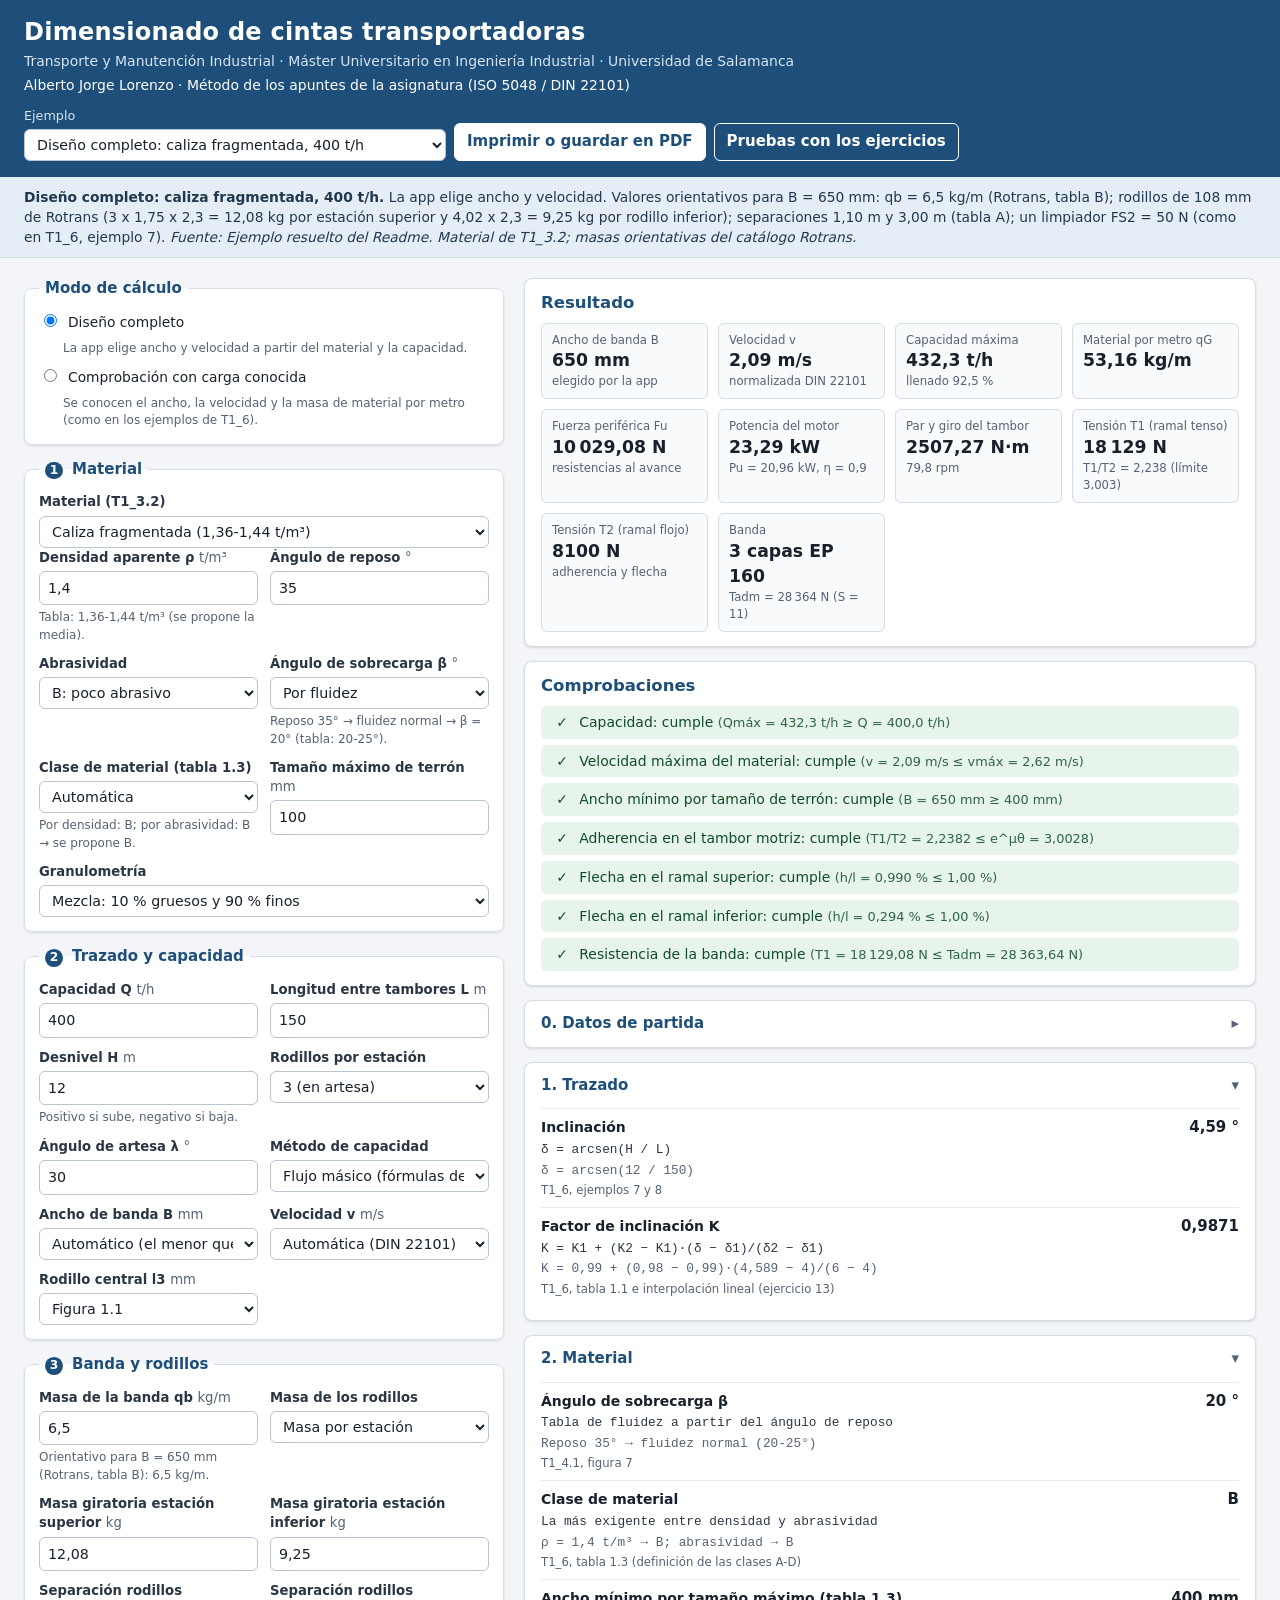
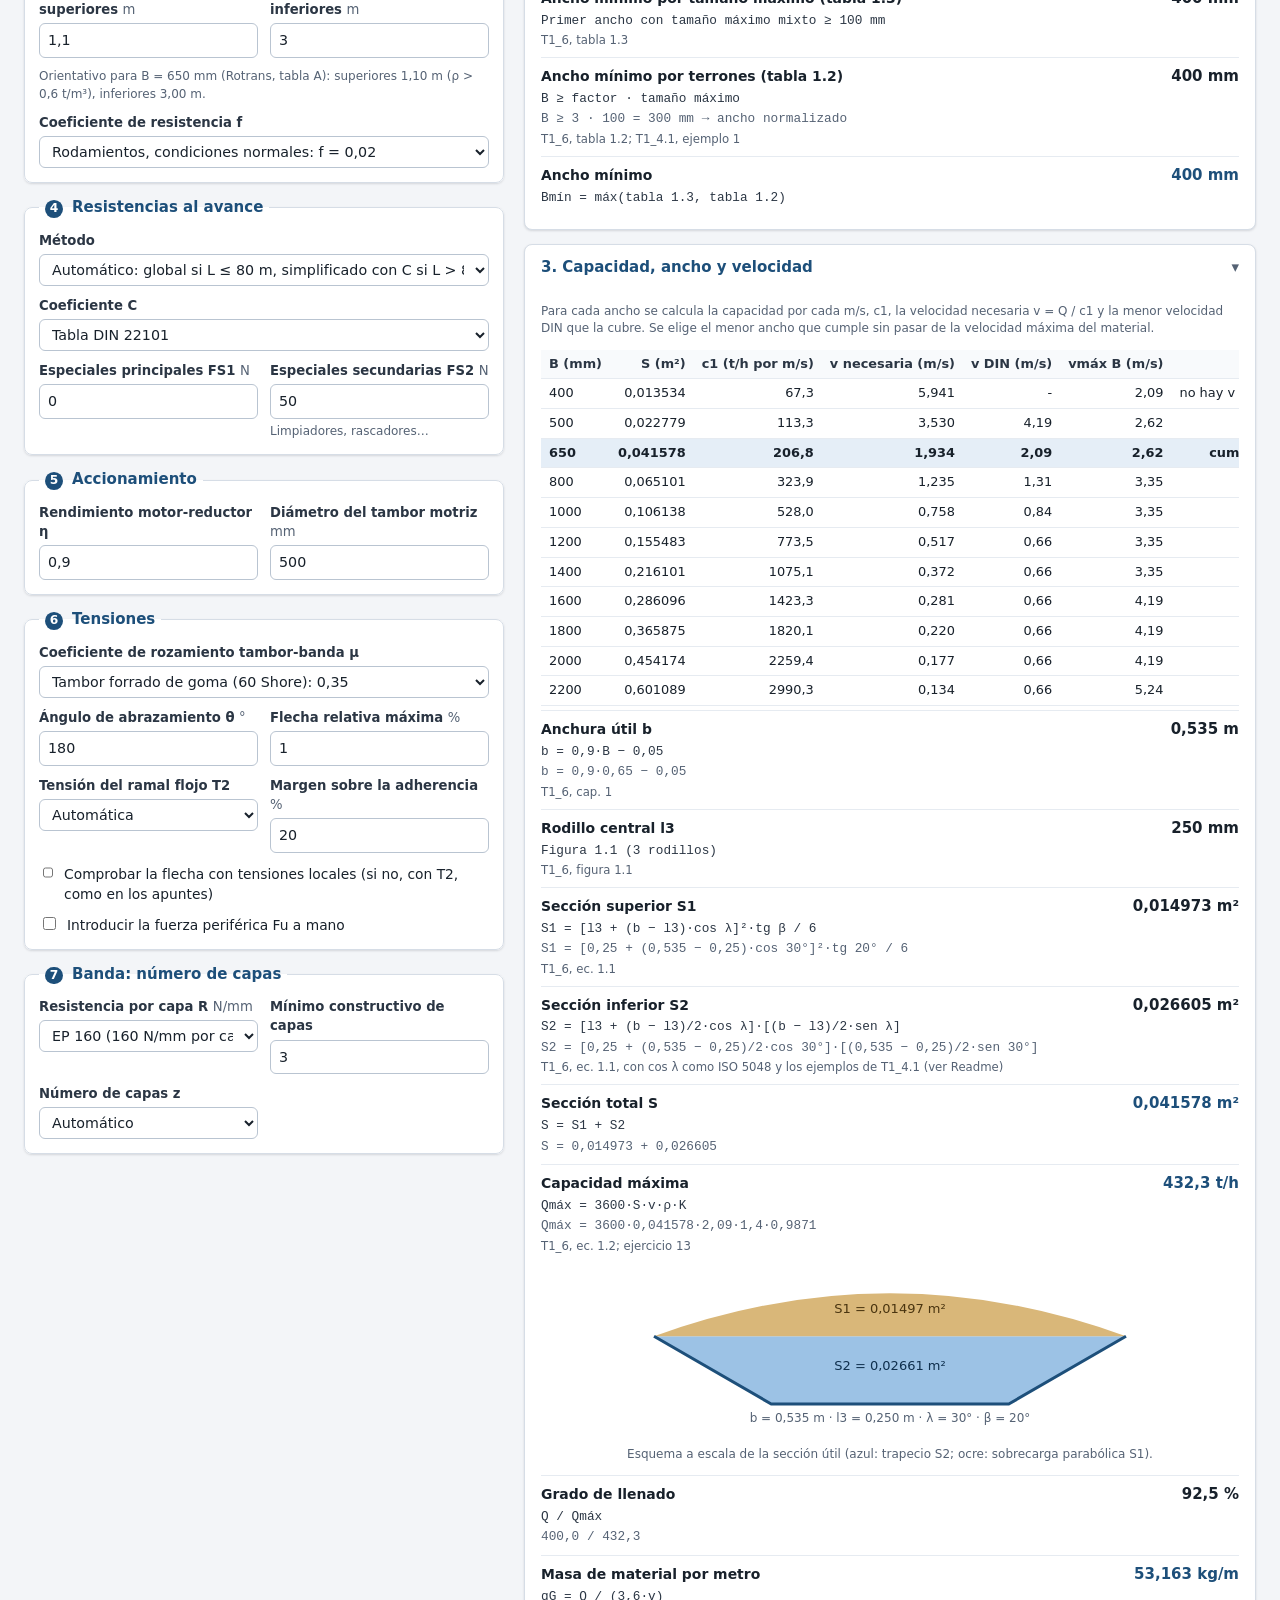
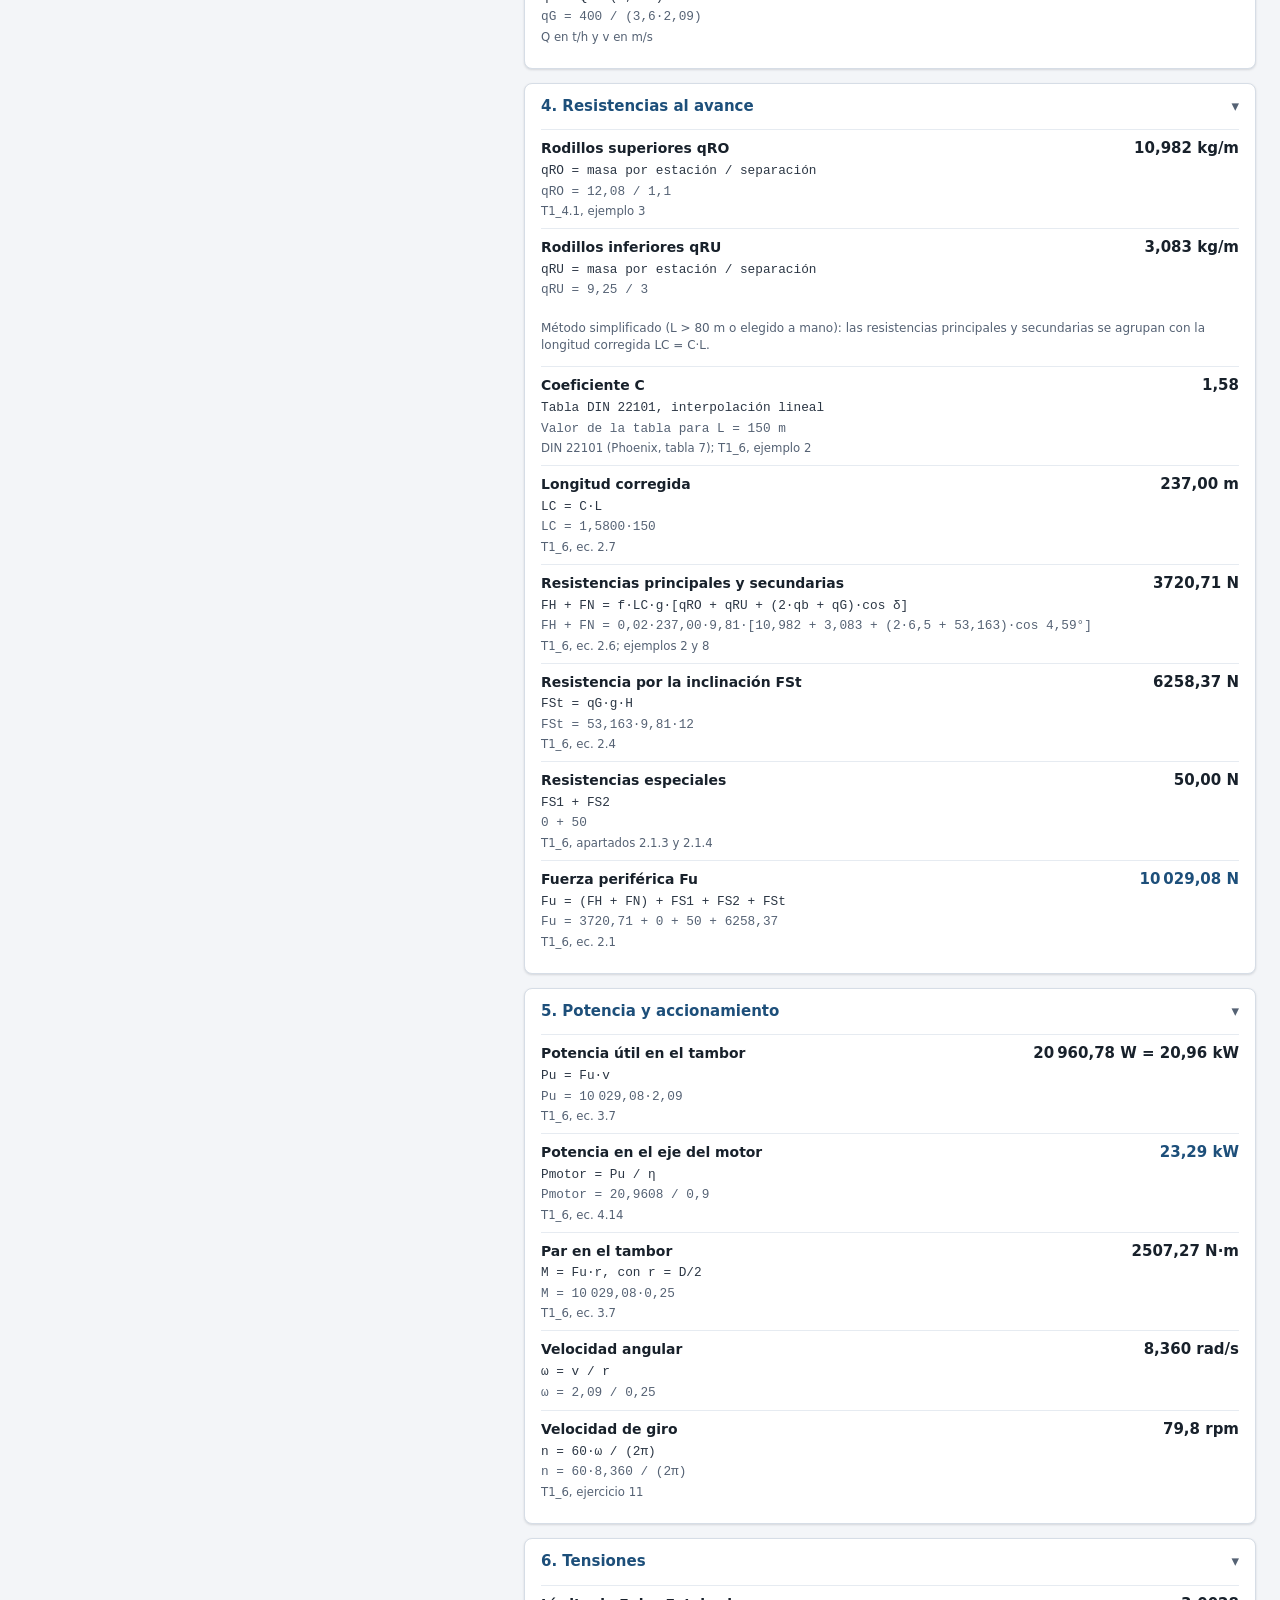
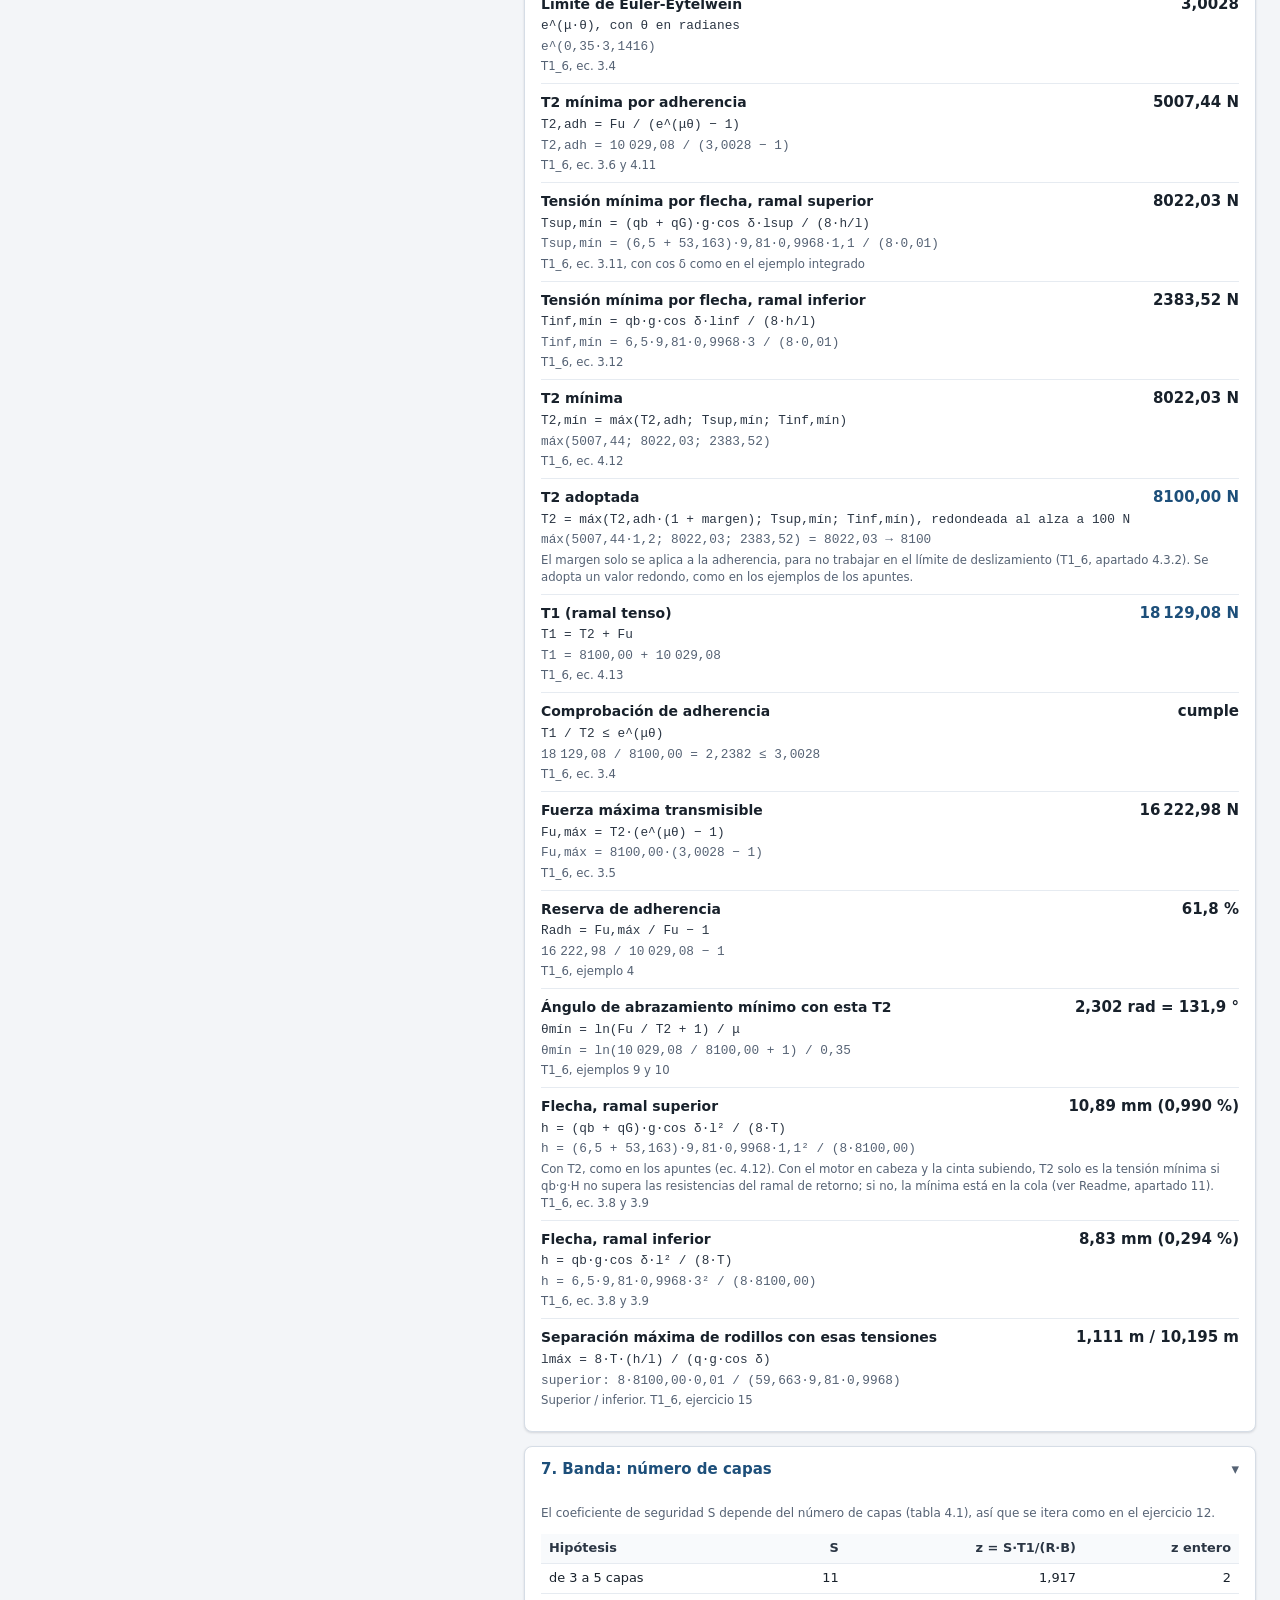
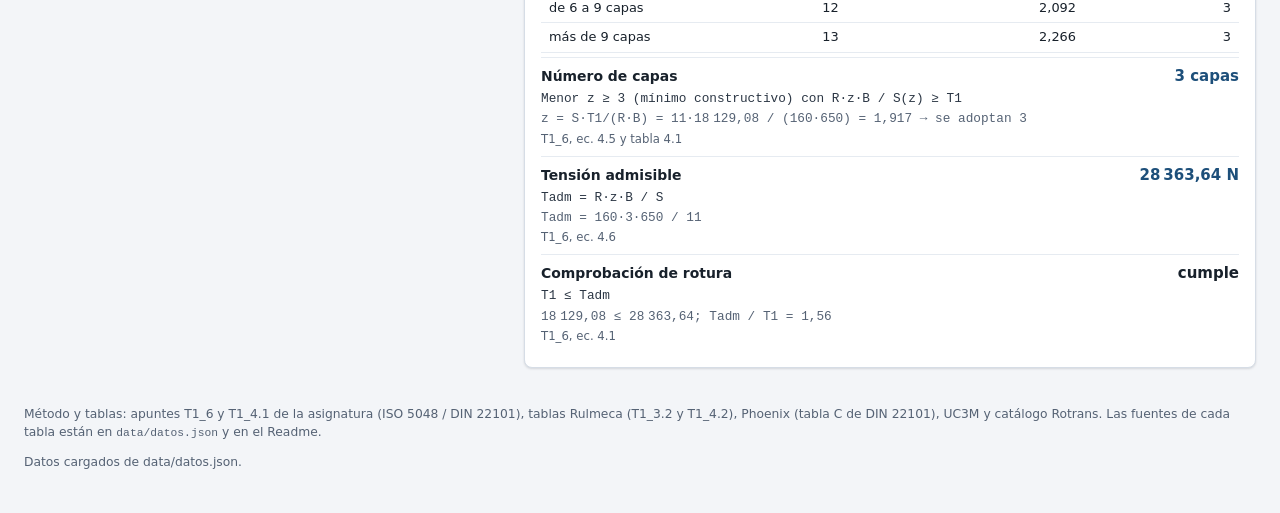
<file: index.html>
<!DOCTYPE html>
<html lang="es">
<head>
  <meta charset="utf-8">
  <meta name="viewport" content="width=device-width, initial-scale=1">
  <title>Dimensionado de cintas transportadoras</title>
  <meta name="description" content="Aplicación web para dimensionar cintas transportadoras con el método de la asignatura Transporte y Manutención Industrial (ISO 5048 / DIN 22101).">
  <meta name="author" content="Alberto Jorge Lorenzo">
  <link rel="stylesheet" href="css/estilos.css">
</head>
<body>
  <div id="avisoCarga" class="aviso-carga" role="alert" style="background:#fdecea;color:#7a1610;border:2px solid #b42318;border-radius:8px;padding:12px 16px;margin:12px;font:16px/1.45 system-ui,Arial,sans-serif">
    <strong>La aplicación no ha podido cargar sus archivos.</strong>
    Si has abierto index.html desde dentro del ZIP, primero descomprímelo: clic derecho sobre el ZIP y «Extraer todo…».
    Después abre index.html desde la carpeta descomprimida, donde también deben estar las carpetas css, js y data.
  </div>
  <header class="cabecera">
    <div class="cabecera__texto">
      <h1>Dimensionado de cintas transportadoras</h1>
      <p class="cabecera__sub">Transporte y Manutención Industrial · Máster Universitario en Ingeniería Industrial · Universidad de Salamanca</p>
      <p class="cabecera__autor">Alberto Jorge Lorenzo · Método de los apuntes de la asignatura (ISO 5048 / DIN 22101)</p>
    </div>
    <nav class="barra" aria-label="Acciones">
      <label class="barra__ejemplo">Ejemplo
        <select id="selEjemplo" aria-describedby="notaEjemplo"></select>
      </label>
      <button type="button" id="btnImprimir" class="boton">Imprimir o guardar en PDF</button>
      <a class="boton boton--secundario" href="pruebas.html">Pruebas con los ejercicios</a>
      <a class="boton boton--secundario solo-movil" href="#resultados">Ver resultados</a>
    </nav>
  </header>

  <p id="notaEjemplo" class="nota-ejemplo" role="note"></p>

  <main class="disposicion">
    <form id="formulario" class="entradas" novalidate autocomplete="off">

      <fieldset class="bloque">
        <legend>Modo de cálculo</legend>
        <div class="opciones-modo">
          <label class="radio"><input type="radio" name="modo" value="diseno" checked> Diseño completo
            <small>La app elige ancho y velocidad a partir del material y la capacidad.</small></label>
          <label class="radio"><input type="radio" name="modo" value="comprobacion"> Comprobación con carga conocida
            <small>Se conocen el ancho, la velocidad y la masa de material por metro (como en los ejemplos de T1_6).</small></label>
        </div>
      </fieldset>

      <fieldset class="bloque solo-diseno" id="fsMaterial">
        <legend><span class="num">1</span> Material</legend>
        <div class="campo campo--ancho">
          <label for="selMaterial">Material (T1_3.2)</label>
          <select id="selMaterial"></select>
        </div>
        <div class="rejilla">
          <div class="campo">
            <label for="densidad">Densidad aparente ρ <span class="ud">t/m³</span></label>
            <input id="densidad" inputmode="decimal">
            <small class="ayuda" id="ayudaDensidad"></small>
          </div>
          <div class="campo">
            <label for="reposo">Ángulo de reposo <span class="ud">°</span></label>
            <input id="reposo" inputmode="decimal">
          </div>
          <div class="campo">
            <label for="abrasividad">Abrasividad</label>
            <select id="abrasividad">
              <option value="">Sin dato</option>
              <option value="A">A: no abrasivo</option>
              <option value="B">B: poco abrasivo</option>
              <option value="C">C: muy abrasivo</option>
            </select>
          </div>
          <div class="campo">
            <label for="betaModo">Ángulo de sobrecarga β <span class="ud">°</span></label>
            <div class="combo">
              <select id="betaModo"><option value="auto">Por fluidez</option><option value="manual">A mano</option></select>
              <input id="beta" inputmode="decimal" aria-label="Ángulo de sobrecarga a mano">
            </div>
            <small class="ayuda" id="ayudaBeta"></small>
          </div>
          <div class="campo">
            <label for="clase">Clase de material (tabla 1.3)</label>
            <select id="clase">
              <option value="auto">Automática</option>
              <option value="A">A: ligero, no abrasivo</option>
              <option value="B">B: no o poco abrasivo</option>
              <option value="C">C: medianamente abrasivo</option>
              <option value="D">D: muy abrasivo</option>
            </select>
            <small class="ayuda" id="ayudaClase"></small>
          </div>
          <div class="campo">
            <label for="tamMax">Tamaño máximo de terrón <span class="ud">mm</span></label>
            <input id="tamMax" inputmode="decimal">
          </div>
          <div class="campo campo--ancho">
            <label for="granulometria">Granulometría</label>
            <select id="granulometria">
              <option value="uniforme">Uniforme (tamaño homogéneo)</option>
              <option value="mezcla">Mezcla: 10 % gruesos y 90 % finos</option>
              <option value="gruesos">Todo gruesos (100 %)</option>
            </select>
          </div>
        </div>
      </fieldset>

      <fieldset class="bloque" id="fsTrazado">
        <legend><span class="num">2</span> Trazado y capacidad</legend>
        <div class="rejilla">
          <div class="campo solo-diseno">
            <label for="Q">Capacidad Q <span class="ud">t/h</span></label>
            <input id="Q" inputmode="decimal">
          </div>
          <div class="campo">
            <label for="L">Longitud entre tambores L <span class="ud">m</span></label>
            <input id="L" inputmode="decimal">
          </div>
          <div class="campo">
            <label for="H">Desnivel H <span class="ud">m</span></label>
            <input id="H" inputmode="decimal">
            <small class="ayuda">Positivo si sube, negativo si baja.</small>
          </div>
          <div class="campo solo-diseno">
            <label for="rodillos">Rodillos por estación</label>
            <select id="rodillos">
              <option value="1">1 (plana)</option>
              <option value="2">2 (en V)</option>
              <option value="3">3 (en artesa)</option>
            </select>
          </div>
          <div class="campo solo-diseno">
            <label for="lambda">Ángulo de artesa λ <span class="ud">°</span></label>
            <input id="lambda" inputmode="decimal">
          </div>
          <div class="campo solo-diseno">
            <label for="metodoCapacidad">Método de capacidad</label>
            <select id="metodoCapacidad">
              <option value="masico">Flujo másico (fórmulas de la sección)</option>
              <option value="volumetrico">Flujo volumétrico (tablas Rulmeca)</option>
            </select>
          </div>
          <div class="campo">
            <label for="selB">Ancho de banda B <span class="ud">mm</span></label>
            <select id="selB"></select>
          </div>
          <div class="campo">
            <label for="selV">Velocidad v <span class="ud">m/s</span></label>
            <div class="combo">
              <select id="selV"></select>
              <input id="vOtra" inputmode="decimal" aria-label="Velocidad a mano">
            </div>
          </div>
          <div class="campo solo-comprobacion">
            <label for="qG">Masa de material qG <span class="ud">kg/m</span></label>
            <input id="qG" inputmode="decimal">
          </div>
          <div class="campo solo-diseno solo-tres">
            <label for="l3Modo">Rodillo central l3 <span class="ud">mm</span></label>
            <div class="combo">
              <select id="l3Modo"><option value="auto">Figura 1.1</option><option value="manual">A mano</option></select>
              <input id="l3" inputmode="decimal" aria-label="Longitud del rodillo central a mano">
            </div>
          </div>
        </div>
      </fieldset>

      <fieldset class="bloque" id="fsBanda">
        <legend><span class="num">3</span> Banda y rodillos</legend>
        <div class="rejilla">
          <div class="campo">
            <label for="qb">Masa de la banda qb <span class="ud">kg/m</span></label>
            <input id="qb" inputmode="decimal">
            <small class="ayuda" id="ayudaQb"></small>
          </div>
          <div class="campo">
            <label for="modoRodillos">Masa de los rodillos</label>
            <select id="modoRodillos">
              <option value="porMetro">qRO y qRU por metro</option>
              <option value="porEstacion">Masa por estación</option>
            </select>
          </div>
          <div class="campo por-metro">
            <label for="qRO">Rodillos superiores qRO <span class="ud">kg/m</span></label>
            <input id="qRO" inputmode="decimal">
            <small class="ayuda">Si solo conoces qR = qRO + qRU, ponlo aquí y deja qRU = 0.</small>
          </div>
          <div class="campo por-metro">
            <label for="qRU">Rodillos inferiores qRU <span class="ud">kg/m</span></label>
            <input id="qRU" inputmode="decimal">
          </div>
          <div class="campo por-estacion">
            <label for="mRO">Masa giratoria estación superior <span class="ud">kg</span></label>
            <input id="mRO" inputmode="decimal">
          </div>
          <div class="campo por-estacion">
            <label for="mRU">Masa giratoria estación inferior <span class="ud">kg</span></label>
            <input id="mRU" inputmode="decimal">
          </div>
          <div class="campo">
            <label for="lSup">Separación rodillos superiores <span class="ud">m</span></label>
            <input id="lSup" inputmode="decimal">
          </div>
          <div class="campo">
            <label for="lInf">Separación rodillos inferiores <span class="ud">m</span></label>
            <input id="lInf" inputmode="decimal">
          </div>
          <small class="ayuda campo--ancho" id="ayudaSeparacion"></small>
          <div class="campo campo--ancho">
            <label for="selF">Coeficiente de resistencia f</label>
            <div class="combo">
              <select id="selF"></select>
              <input id="fOtro" inputmode="decimal" aria-label="Coeficiente f a mano">
            </div>
          </div>
        </div>
      </fieldset>

      <fieldset class="bloque" id="fsResistencias">
        <legend><span class="num">4</span> Resistencias al avance</legend>
        <div class="rejilla">
          <div class="campo campo--ancho">
            <label for="metodoResistencias">Método</label>
            <select id="metodoResistencias">
              <option value="auto">Automático: global si L ≤ 80 m, simplificado con C si L &gt; 80 m</option>
              <option value="global">Global (suma de resistencias)</option>
              <option value="simplificado">Simplificado con coeficiente C</option>
            </select>
          </div>
          <div class="campo campo--ancho solo-simplificado">
            <label for="tablaC">Coeficiente C</label>
            <div class="combo">
              <select id="tablaC">
                <option value="DIN">Tabla DIN 22101</option>
                <option value="UC3M">Tabla UC3M (T1_4.1)</option>
                <option value="manual">A mano</option>
              </select>
              <input id="C" inputmode="decimal" aria-label="Coeficiente C a mano">
            </div>
          </div>
          <div class="campo solo-global">
            <label for="v0">Velocidad de entrada del material v0 <span class="ud">m/s</span></label>
            <input id="v0" inputmode="decimal">
          </div>
          <div class="campo solo-global">
            <label for="FNtamb">Otras resistencias secundarias FN <span class="ud">N</span></label>
            <input id="FNtamb" inputmode="decimal">
            <small class="ayuda">Tambores no motrices, faldones…</small>
          </div>
          <div class="campo">
            <label for="FS1">Especiales principales FS1 <span class="ud">N</span></label>
            <input id="FS1" inputmode="decimal">
          </div>
          <div class="campo">
            <label for="FS2">Especiales secundarias FS2 <span class="ud">N</span></label>
            <input id="FS2" inputmode="decimal">
            <small class="ayuda">Limpiadores, rascadores…</small>
          </div>
        </div>
      </fieldset>

      <fieldset class="bloque" id="fsAccionamiento">
        <legend><span class="num">5</span> Accionamiento</legend>
        <div class="rejilla">
          <div class="campo">
            <label for="eta">Rendimiento motor-reductor η</label>
            <input id="eta" inputmode="decimal">
          </div>
          <div class="campo">
            <label for="D">Diámetro del tambor motriz <span class="ud">mm</span></label>
            <input id="D" inputmode="decimal" list="listaDiametros">
            <datalist id="listaDiametros"></datalist>
          </div>
        </div>
      </fieldset>

      <fieldset class="bloque" id="fsTensiones">
        <legend><span class="num">6</span> Tensiones</legend>
        <div class="rejilla">
          <div class="campo campo--ancho">
            <label for="selMu">Coeficiente de rozamiento tambor-banda μ</label>
            <div class="combo">
              <select id="selMu"></select>
              <input id="muOtro" inputmode="decimal" aria-label="Coeficiente de rozamiento a mano">
            </div>
          </div>
          <div class="campo">
            <label for="theta">Ángulo de abrazamiento θ <span class="ud">°</span></label>
            <input id="theta" inputmode="decimal">
          </div>
          <div class="campo">
            <label for="hrelMax">Flecha relativa máxima <span class="ud">%</span></label>
            <input id="hrelMax" inputmode="decimal">
          </div>
          <div class="campo">
            <label for="T2modo">Tensión del ramal flojo T2</label>
            <div class="combo">
              <select id="T2modo"><option value="auto">Automática</option><option value="manual">A mano (N)</option></select>
              <input id="T2" inputmode="decimal" aria-label="T2 a mano en N">
            </div>
          </div>
          <div class="campo t2-auto">
            <label for="margenAdh">Margen sobre la adherencia <span class="ud">%</span></label>
            <input id="margenAdh" inputmode="decimal">
          </div>
          <label class="check campo--ancho"><input type="checkbox" id="chkLocales"> Comprobar la flecha con tensiones locales (si no, con T2, como en los apuntes)</label>
          <div class="campo locales">
            <label for="TlocalSup">Tensión local ramal superior <span class="ud">N</span></label>
            <input id="TlocalSup" inputmode="decimal">
          </div>
          <div class="campo locales">
            <label for="TlocalInf">Tensión local ramal inferior <span class="ud">N</span></label>
            <input id="TlocalInf" inputmode="decimal">
          </div>
          <label class="check campo--ancho"><input type="checkbox" id="chkFu"> Introducir la fuerza periférica Fu a mano</label>
          <div class="campo fu-manual">
            <label for="FuManual">Fu <span class="ud">N</span></label>
            <input id="FuManual" inputmode="decimal">
          </div>
        </div>
      </fieldset>

      <fieldset class="bloque" id="fsCapas">
        <legend><span class="num">7</span> Banda: número de capas</legend>
        <div class="rejilla">
          <div class="campo">
            <label for="selR">Resistencia por capa R <span class="ud">N/mm</span></label>
            <div class="combo">
              <select id="selR"></select>
              <input id="ROtro" inputmode="decimal" aria-label="Resistencia por capa a mano">
            </div>
          </div>
          <div class="campo">
            <label for="zMin">Mínimo constructivo de capas</label>
            <input id="zMin" inputmode="numeric">
          </div>
          <div class="campo">
            <label for="zModo">Número de capas z</label>
            <div class="combo">
              <select id="zModo"><option value="auto">Automático</option><option value="manual">A mano</option></select>
              <input id="z" inputmode="numeric" aria-label="Número de capas a mano">
            </div>
          </div>
        </div>
      </fieldset>
    </form>

    <section class="resultados" id="resultados" aria-label="Resultados">
      <div id="errores"></div>
      <div id="resumen"></div>
      <div id="comprobaciones"></div>
      <div id="avisos"></div>
      <div id="desarrollo"></div>
    </section>
  </main>

  <footer class="pie">
    <p>Método y tablas: apuntes T1_6 y T1_4.1 de la asignatura (ISO 5048 / DIN 22101), tablas Rulmeca (T1_3.2 y T1_4.2), Phoenix (tabla C de DIN 22101), UC3M y catálogo Rotrans. Las fuentes de cada tabla están en <code>data/datos.json</code> y en el Readme.</p>
    <p id="origenDatos"></p>
  </footer>

  <script src="js/datos-respaldo.js"></script>
  <script src="js/calculos.js"></script>
  <script src="js/app.js"></script>
</body>
</html>
</file>
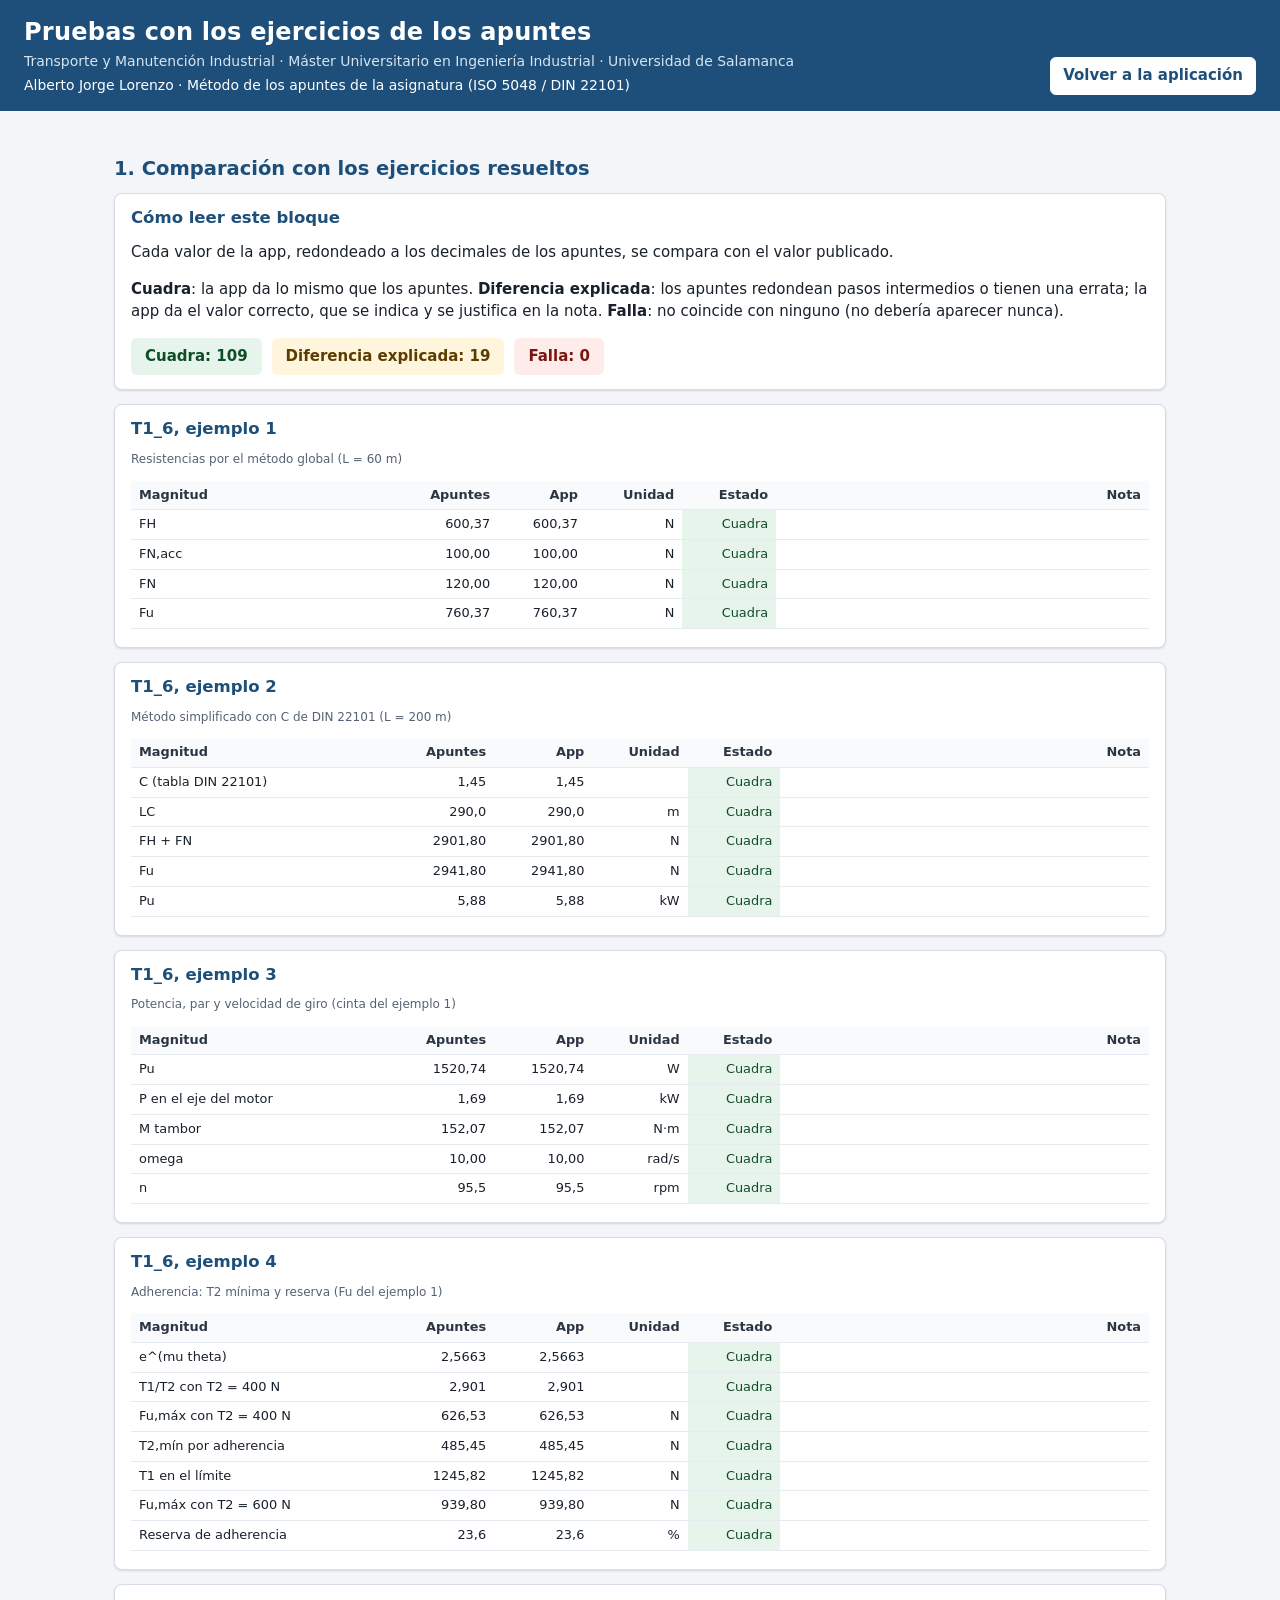
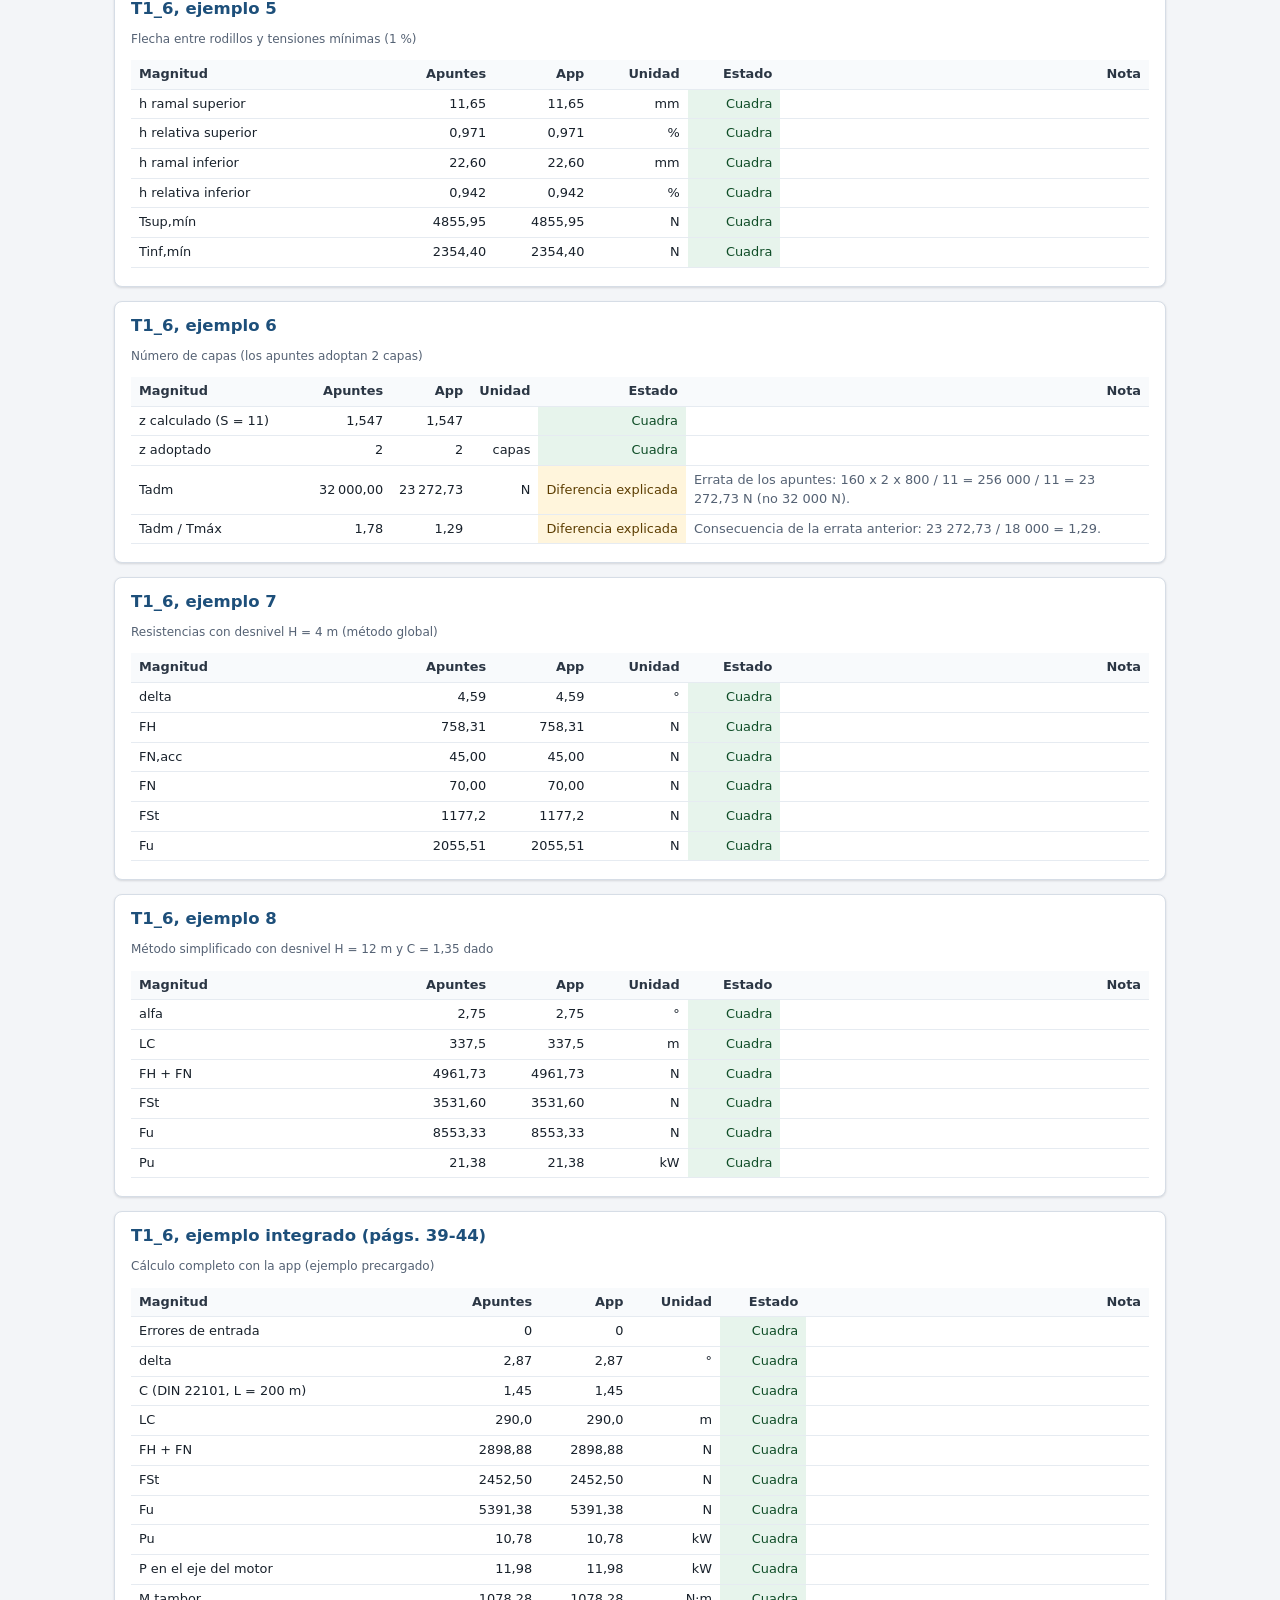
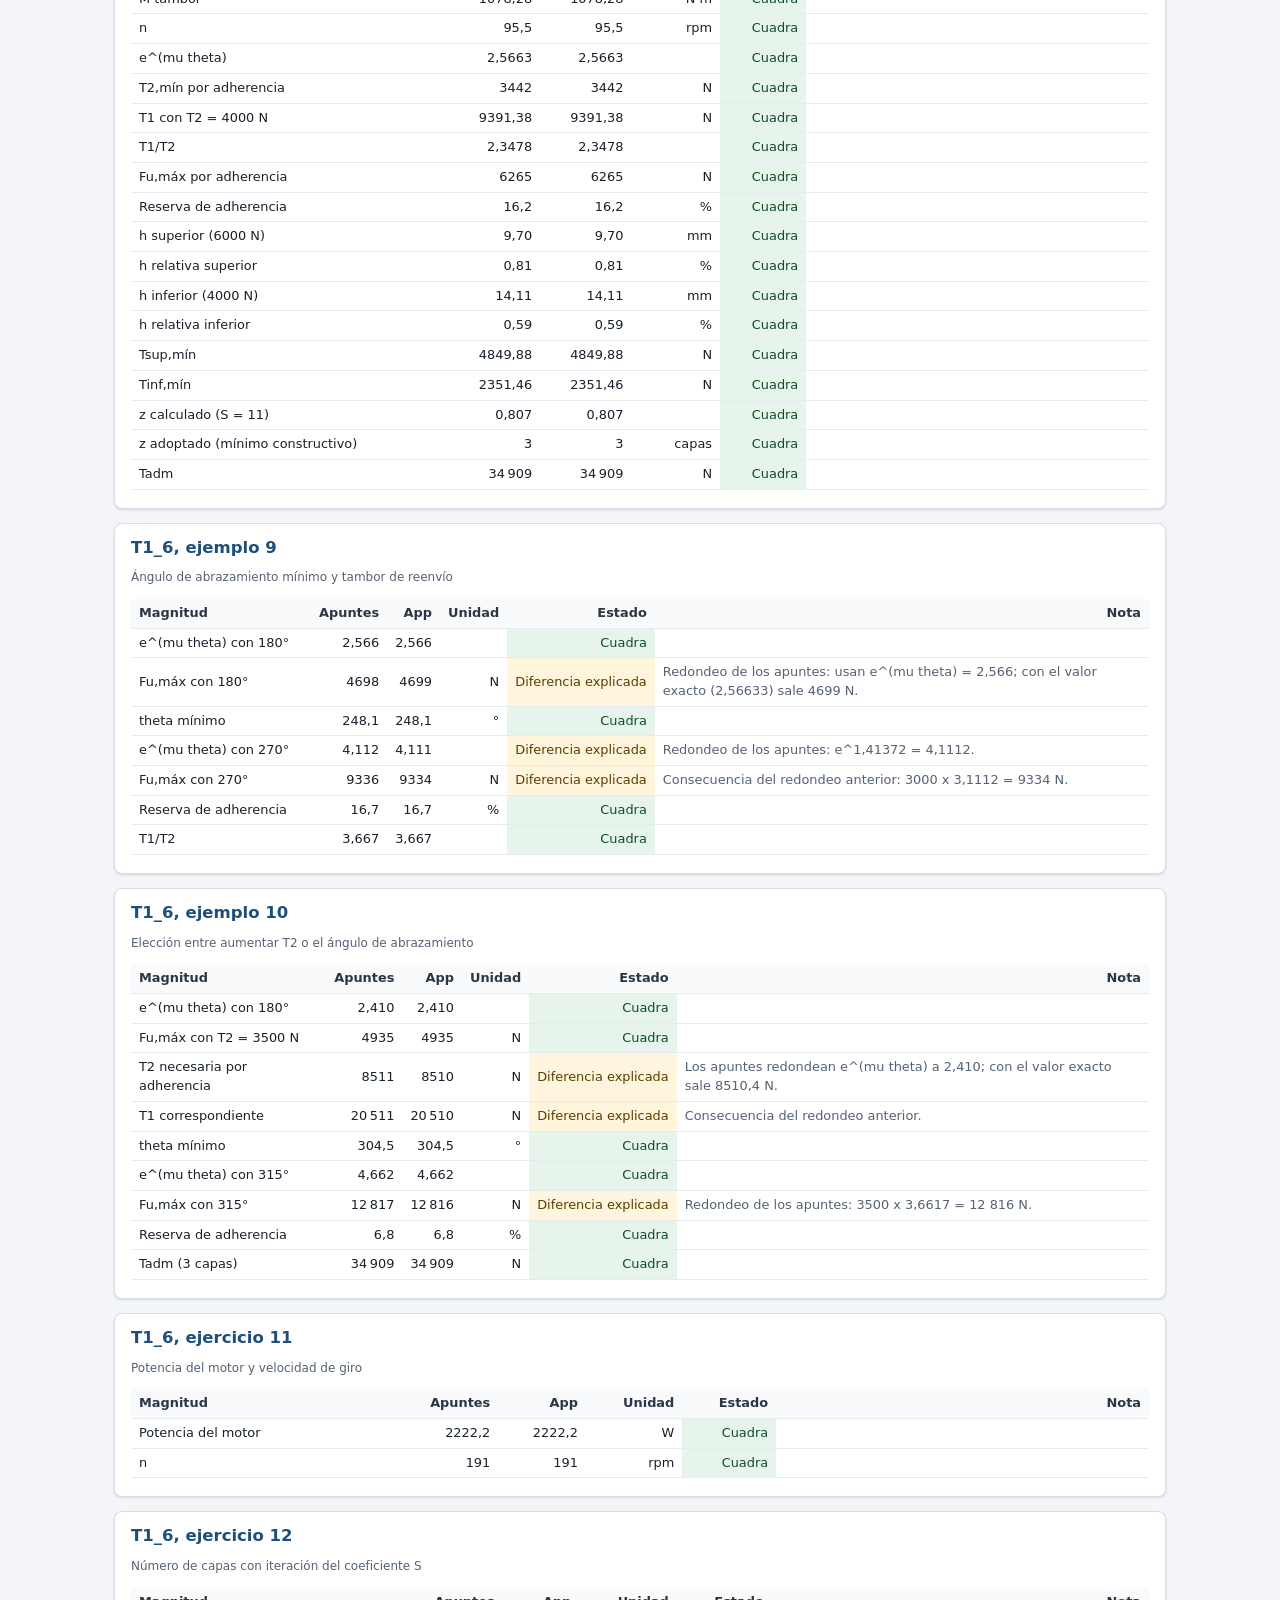
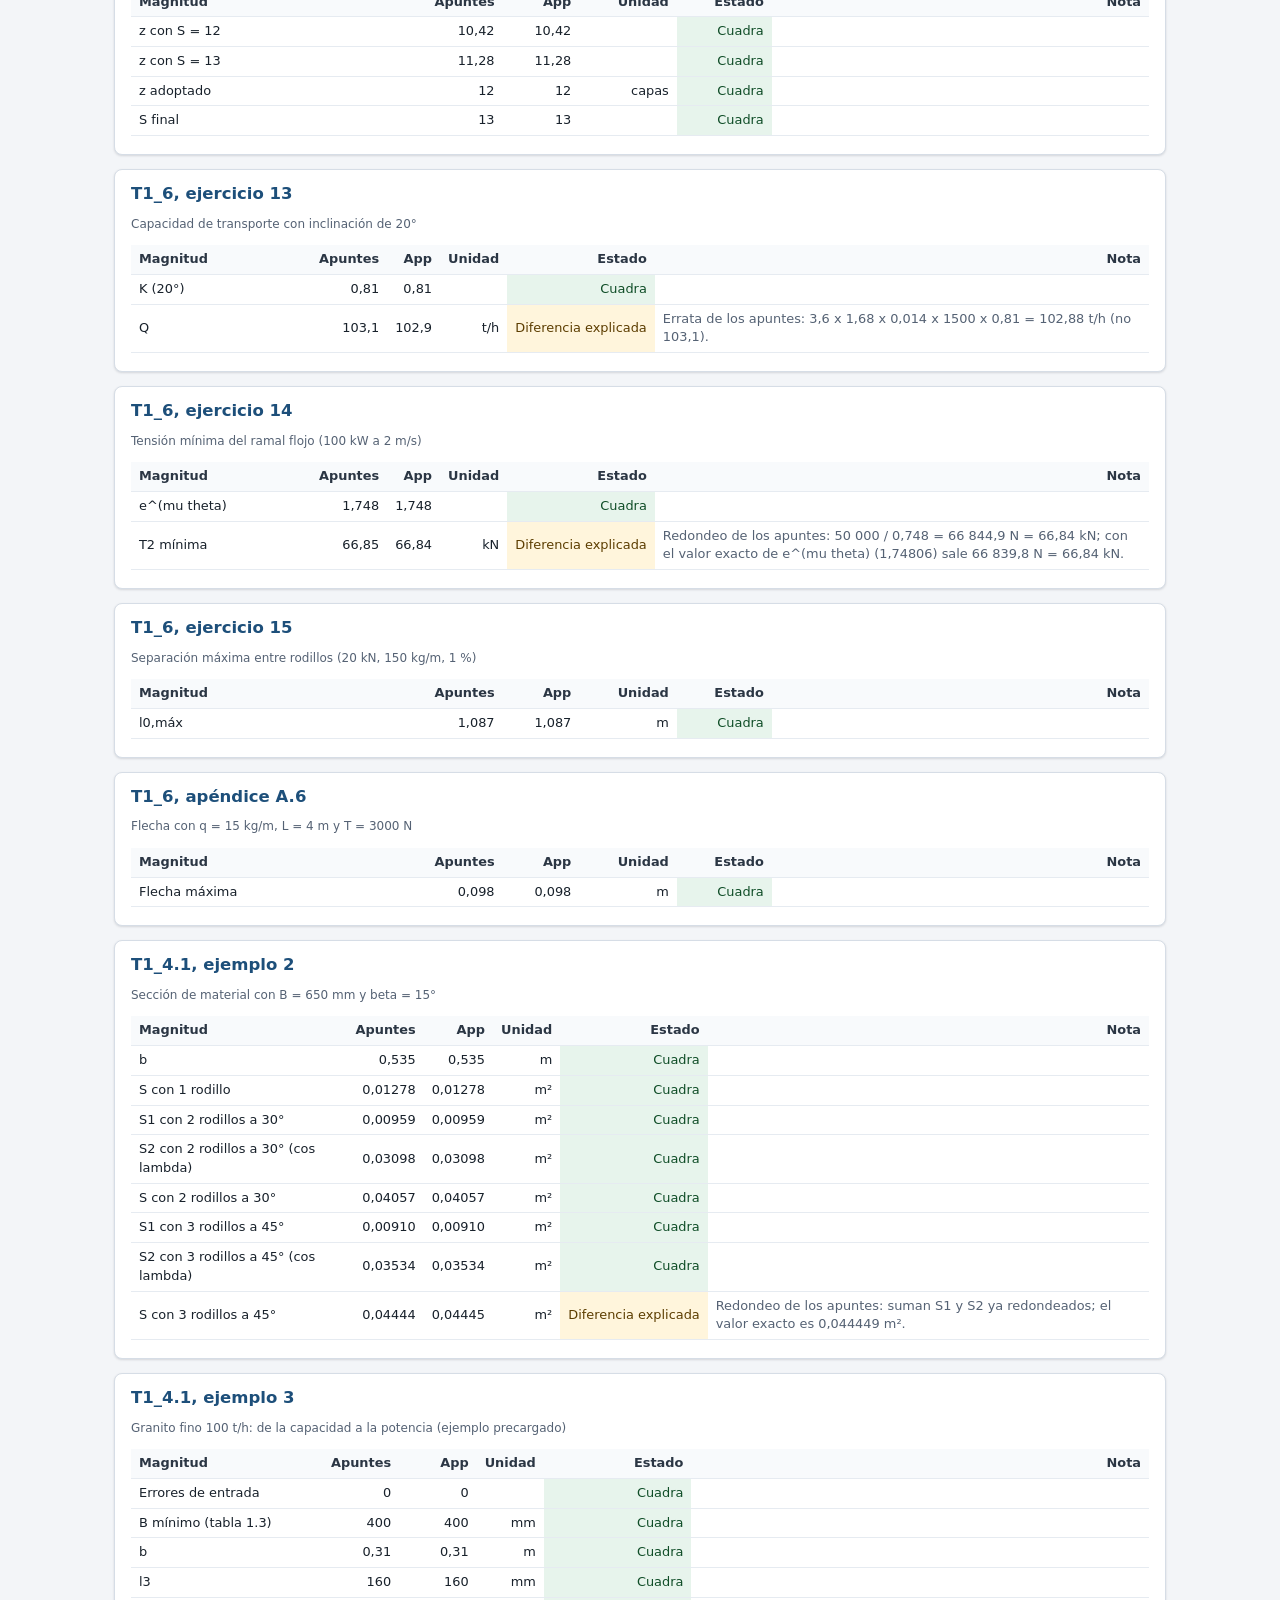
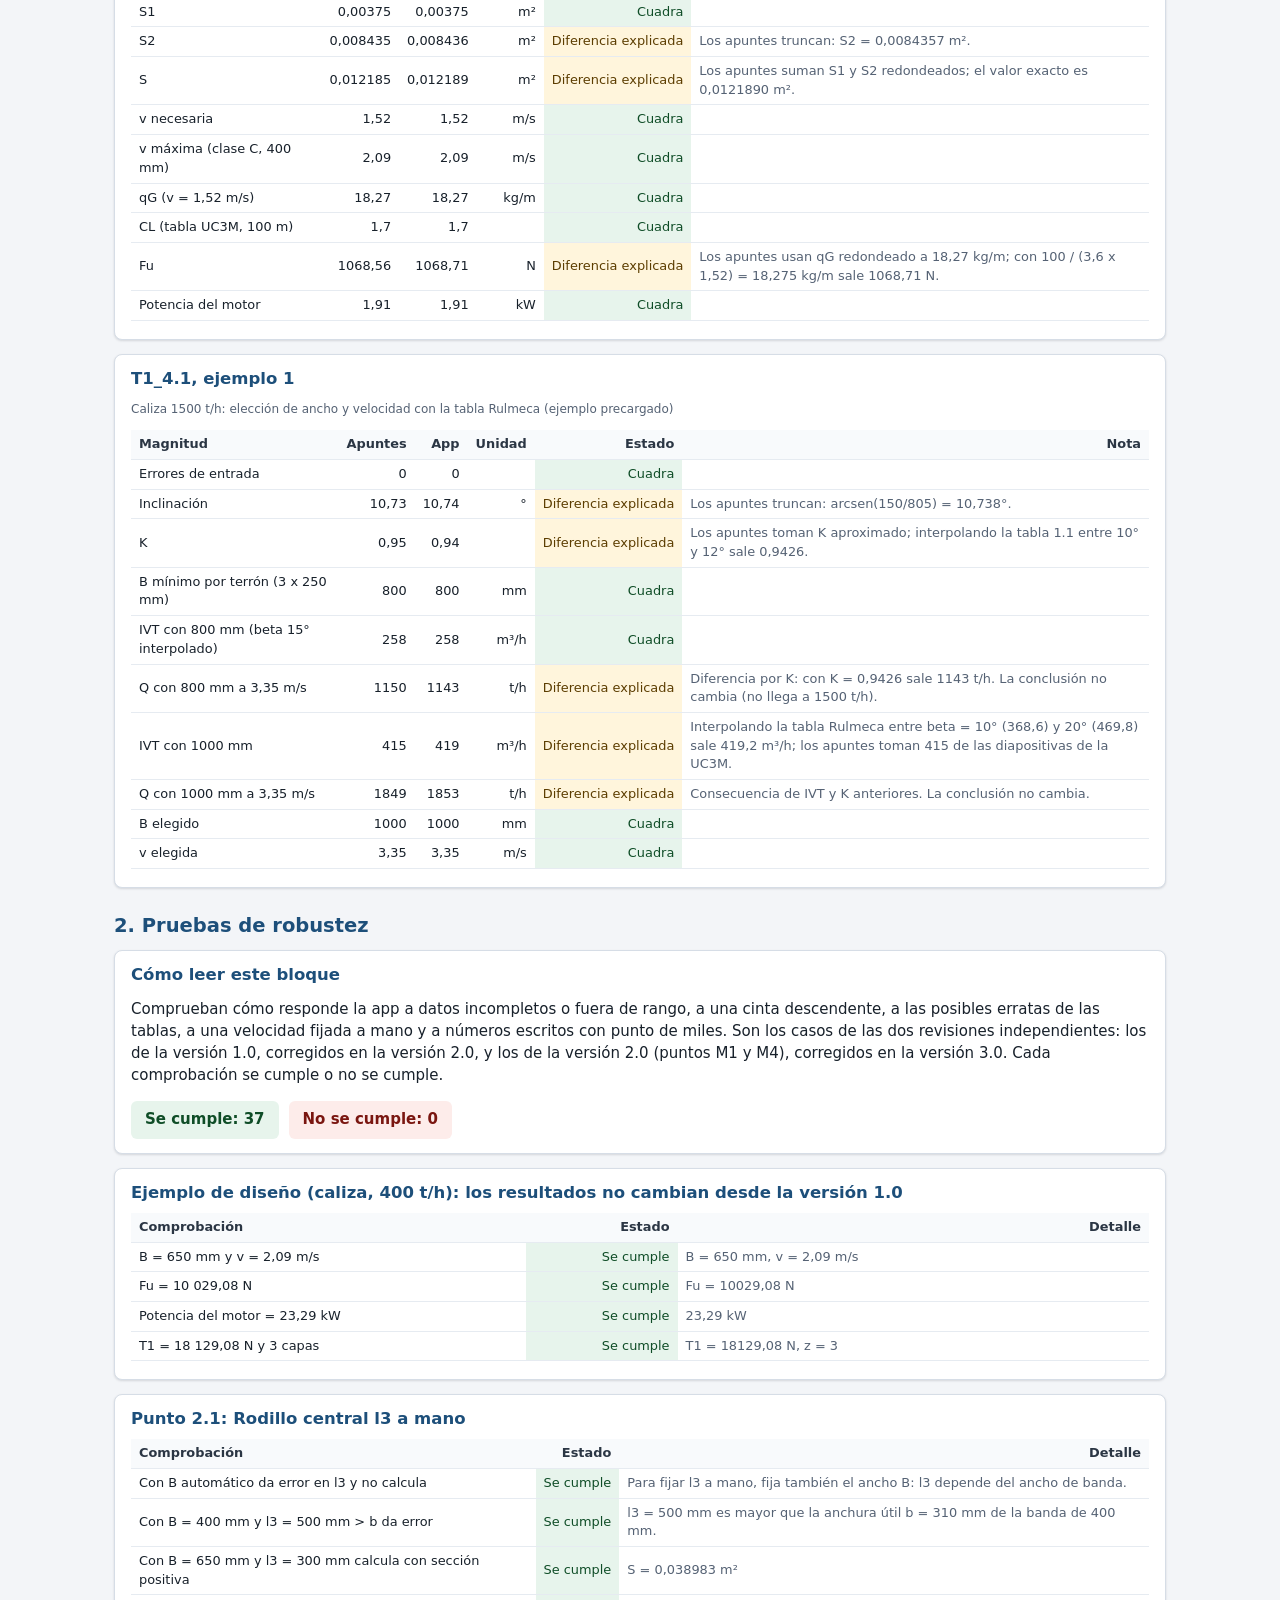
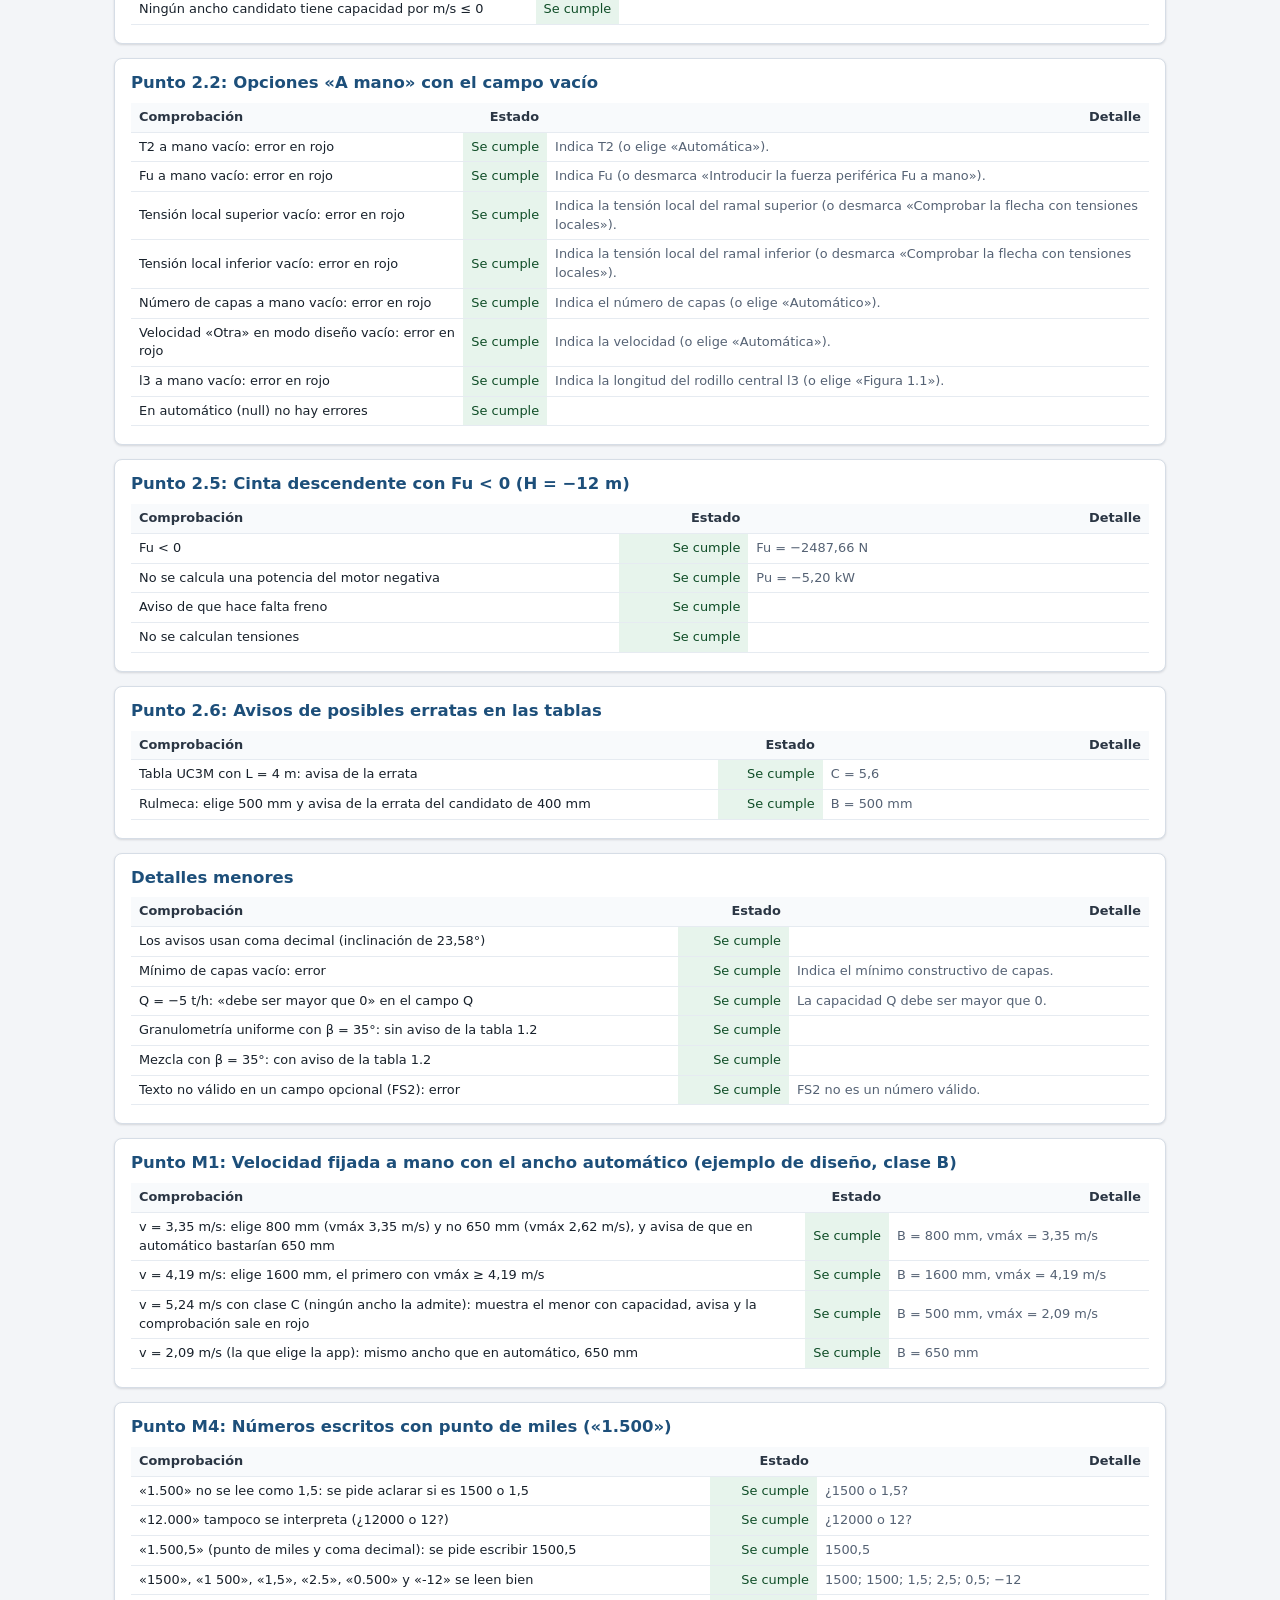
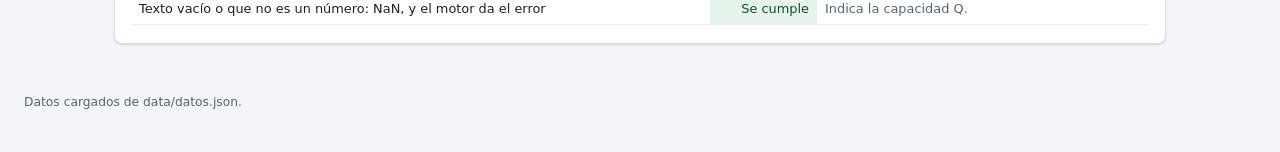
<file: pruebas.html>
<!DOCTYPE html>
<html lang="es">
<head>
  <meta charset="utf-8">
  <meta name="viewport" content="width=device-width, initial-scale=1">
  <title>Pruebas con los ejercicios de los apuntes</title>
  <meta name="author" content="Alberto Jorge Lorenzo">
  <link rel="stylesheet" href="css/estilos.css">
  <style>
    .pruebas { max-width: 1100px; margin: 0 auto; padding: 20px 24px; }
    .totales { display: flex; flex-wrap: wrap; gap: 10px; margin-top: 12px; }
    .total { padding: 8px 14px; border-radius: 6px; font-weight: 650; }
    .total.cuadra, td.cuadra, .total.ok, td.ok { background: var(--ok-fondo); color: #0f4d27; }
    .total.explicada, td.explicada { background: var(--aviso-fondo); color: #5c3d00; }
    .total.falla, td.falla { background: var(--mal-fondo); color: #7a1610; }
    .tabla td.nota { white-space: normal; text-align: left; min-width: 260px; color: var(--texto-suave); }
    .tabla td.etq { white-space: normal; min-width: 180px; }
    .bloque-titulo { margin: 26px 0 12px; font-size: 1.3rem; color: var(--acento); }
    @media (max-width: 960px) { .pruebas { padding: 16px; } }
  </style>
</head>
<body>
  <div id="avisoCarga" class="aviso-carga" role="alert" style="background:#fdecea;color:#7a1610;border:2px solid #b42318;border-radius:8px;padding:12px 16px;margin:12px;font:16px/1.45 system-ui,Arial,sans-serif">
    <strong>La página no ha podido cargar sus archivos.</strong>
    Si la has abierto desde dentro del ZIP, primero descomprímelo: clic derecho sobre el ZIP y «Extraer todo…».
    Después abre pruebas.html desde la carpeta descomprimida, donde también deben estar las carpetas css, js y data.
  </div>
  <header class="cabecera">
    <div class="cabecera__texto">
      <h1>Pruebas con los ejercicios de los apuntes</h1>
      <p class="cabecera__sub">Transporte y Manutención Industrial · Máster Universitario en Ingeniería Industrial · Universidad de Salamanca</p>
      <p class="cabecera__autor">Alberto Jorge Lorenzo · Método de los apuntes de la asignatura (ISO 5048 / DIN 22101)</p>
    </div>
    <nav class="barra" aria-label="Acciones"><a class="boton" href="index.html">Volver a la aplicación</a></nav>
  </header>
  <main class="pruebas">
    <h2 class="bloque-titulo">1. Comparación con los ejercicios resueltos</h2>
    <div class="tarjeta">
      <h2>Cómo leer este bloque</h2>
      <p>Cada valor de la app, redondeado a los decimales de los apuntes, se compara con el valor publicado.</p>
      <p><strong>Cuadra</strong>: la app da lo mismo que los apuntes. <strong>Diferencia explicada</strong>: los apuntes redondean pasos intermedios o tienen una errata; la app da el valor correcto, que se indica y se justifica en la nota. <strong>Falla</strong>: no coincide con ninguno (no debería aparecer nunca).</p>
      <div class="totales" id="totales"></div>
    </div>
    <div id="casos"></div>

    <h2 class="bloque-titulo">2. Pruebas de robustez</h2>
    <div class="tarjeta">
      <h2>Cómo leer este bloque</h2>
      <p>Comprueban cómo responde la app a datos incompletos o fuera de rango, a una cinta descendente, a las posibles erratas de las tablas, a una velocidad fijada a mano y a números escritos con punto de miles. Son los casos de las dos revisiones independientes: los de la versión 1.0, corregidos en la versión 2.0, y los de la versión 2.0 (puntos M1 y M4), corregidos en la versión 3.0. Cada comprobación se cumple o no se cumple.</p>
      <div class="totales" id="totalesRobustez"></div>
    </div>
    <div id="casosRobustez"></div>
  </main>
  <footer class="pie"><p id="origenDatos"></p></footer>
  <script src="js/datos-respaldo.js"></script>
  <script src="js/calculos.js"></script>
  <script src="js/pruebas.js"></script>
  <script>
    (function () {
      if (!window.Calculos || !window.Pruebas) return;   // faltan los scripts: se queda visible el aviso
      var aviso = document.getElementById('avisoCarga');
      if (aviso) aviso.parentNode.removeChild(aviso);
      function fmt(x, d) {
        if (typeof x !== 'number' || !isFinite(x)) return '-';
        var s = Math.abs(x).toFixed(d).split('.'); var ent = s[0];
        if (ent.length >= 5) ent = ent.replace(/\B(?=(\d{3})+(?!\d))/g, ' ');
        return (x < 0 ? '−' : '') + ent + (s[1] ? ',' + s[1] : '');
      }
      function esc(t) { return String(t).replace(/[&<>"]/g, function (c) { return { '&': '&amp;', '<': '&lt;', '>': '&gt;', '"': '&quot;' }[c]; }); }
      var nombres = { cuadra: 'Cuadra', explicada: 'Diferencia explicada', falla: 'Falla' };
      function pintar(datos, origen) {
        // 1. Comparación con los apuntes
        var r = window.Pruebas.ejecutar(window.Calculos, datos);
        document.getElementById('totales').innerHTML = ['cuadra', 'explicada', 'falla'].map(function (k) {
          return '<span class="total ' + k + '">' + nombres[k] + ': ' + r.total[k] + '</span>';
        }).join('');
        document.getElementById('casos').innerHTML = r.casos.map(function (c) {
          return '<section class="tarjeta"><h2>' + esc(c.fuente) + '</h2><p class="ayuda">' + esc(c.descripcion) + '</p><div class="tabla-envoltorio"><table class="tabla">' +
            '<thead><tr><th>Magnitud</th><th>Apuntes</th><th>App</th><th>Unidad</th><th>Estado</th><th>Nota</th></tr></thead><tbody>' +
            c.filas.map(function (f) {
              return '<tr><td class="etq">' + esc(f.etiqueta) + '</td><td>' + fmt(f.apuntes, f.decimales) + '</td><td>' + fmt(f.app, f.decimales) +
                '</td><td>' + esc(f.unidad) + '</td><td class="' + f.estado + '">' + nombres[f.estado] + '</td><td class="nota">' + esc(f.nota || '') + '</td></tr>';
            }).join('') + '</tbody></table></div></section>';
        }).join('');
        // 2. Robustez
        var rb = window.Pruebas.ejecutarRobustez(window.Calculos, datos);
        document.getElementById('totalesRobustez').innerHTML =
          '<span class="total ok">Se cumple: ' + rb.total.ok + '</span><span class="total falla">No se cumple: ' + rb.total.falla + '</span>';
        document.getElementById('casosRobustez').innerHTML = rb.casos.map(function (c) {
          return '<section class="tarjeta"><h2>' + (c.id === 'menores' || c.id === '2.0' ? '' : 'Punto ' + esc(c.id) + ': ') + esc(c.descripcion) + '</h2><div class="tabla-envoltorio"><table class="tabla">' +
            '<thead><tr><th>Comprobación</th><th>Estado</th><th>Detalle</th></tr></thead><tbody>' +
            c.filas.map(function (f) {
              return '<tr><td class="etq">' + esc(f.etiqueta) + '</td><td class="' + (f.ok ? 'ok' : 'falla') + '">' + (f.ok ? 'Se cumple' : 'No se cumple') + '</td><td class="nota">' + esc(f.detalle) + '</td></tr>';
            }).join('') + '</tbody></table></div></section>';
        }).join('');
        document.getElementById('origenDatos').textContent = 'Datos cargados de ' + origen + '.';
      }
      var respaldo = 'js/datos-respaldo.js (copia de data/datos.json)';
      // Abierta con doble clic (file://), los navegadores no dejan usar fetch: se usa directamente la copia.
      if (location.protocol === 'file:' && window.DATOS_RESPALDO) { pintar(window.DATOS_RESPALDO, respaldo); return; }
      fetch('data/datos.json', { cache: 'no-store' })
        .then(function (r) { if (!r.ok) throw new Error(); return r.json(); })
        .then(function (d) { pintar(d, 'data/datos.json'); })
        .catch(function () { pintar(window.DATOS_RESPALDO, respaldo); });
    })();
  </script>
</body>
</html>
</file>
<file: css/estilos.css>
/* estilos.css - Dimensionado de cintas transportadoras (Alberto Jorge Lorenzo) */

:root {
  --fondo: #f3f5f8;
  --superficie: #ffffff;
  --superficie-2: #f8fafc;
  --borde: #d6dde6;
  --texto: #18212b;
  --texto-suave: #556274;
  --acento: #1d4f7a;
  --acento-claro: #e5eef7;
  --ok: #17703a;
  --ok-fondo: #e7f4ec;
  --mal: #b42318;
  --mal-fondo: #fdecea;
  --aviso: #8a5a00;
  --aviso-fondo: #fff5dc;
  --radio: 8px;
  --sombra: 0 1px 2px rgba(16, 24, 40, 0.06), 0 1px 3px rgba(16, 24, 40, 0.08);
  --mono: ui-monospace, "SFMono-Regular", Consolas, "Liberation Mono", monospace;
  color-scheme: light;
}

* { box-sizing: border-box; }

html { font-size: 15px; }

body {
  margin: 0;
  font-family: system-ui, -apple-system, "Segoe UI", Roboto, "Helvetica Neue", Arial, sans-serif;
  color: var(--texto);
  background: var(--fondo);
  line-height: 1.45;
}

h1, h2, h3 { line-height: 1.2; margin: 0; }
code { font-family: var(--mono); font-size: 0.92em; }

/* Aviso de carga: sin CSS se ve al momento; con CSS solo aparece si al segundo y medio
   los scripts no lo han quitado (por ejemplo, si falta la carpeta js). */
.aviso-carga { animation: aviso-aparece 0s linear 1.5s both; }
@keyframes aviso-aparece { from { visibility: hidden; } to { visibility: visible; } }

/* ---------- Cabecera ---------- */
.cabecera {
  background: var(--acento);
  color: #fff;
  padding: 18px 24px 16px;
  display: flex;
  flex-wrap: wrap;
  gap: 12px 24px;
  align-items: flex-end;
  justify-content: space-between;
}
.cabecera h1 { font-size: 1.6rem; font-weight: 650; letter-spacing: 0.01em; }
.cabecera__sub, .cabecera__autor { margin: 4px 0 0; color: #d7e4f1; font-size: 0.93rem; }
.cabecera__autor { color: #ffffff; }

.barra { display: flex; flex-wrap: wrap; gap: 8px; align-items: flex-end; }
.barra__ejemplo { display: flex; flex-direction: column; gap: 3px; font-size: 0.85rem; color: #d7e4f1; }
.barra__ejemplo select { min-width: 280px; max-width: 100%; }

.boton {
  appearance: none;
  border: 1px solid #ffffff;
  background: #ffffff;
  color: var(--acento);
  font: inherit;
  font-weight: 600;
  padding: 7px 12px;
  border-radius: 6px;
  cursor: pointer;
  text-decoration: none;
  display: inline-block;
}
.boton:hover { background: var(--acento-claro); }
.boton--secundario { background: transparent; color: #fff; }
.boton--secundario:hover { background: rgba(255, 255, 255, 0.12); }

.nota-ejemplo {
  margin: 0;
  padding: 10px 24px;
  background: var(--acento-claro);
  border-bottom: 1px solid var(--borde);
  font-size: 0.92rem;
  color: #22384f;
}
.nota-ejemplo:empty { display: none; }

/* ---------- Disposición ---------- */
.disposicion {
  display: grid;
  grid-template-columns: minmax(340px, 480px) minmax(0, 1fr);
  gap: 20px;
  padding: 20px 24px 8px;
  max-width: 1500px;
  margin: 0 auto;
  align-items: start;
}

/* ---------- Formulario ---------- */
.bloque {
  background: var(--superficie);
  border: 1px solid var(--borde);
  border-radius: var(--radio);
  box-shadow: var(--sombra);
  margin: 0 0 14px;
  padding: 12px 14px 14px;
  min-width: 0;
}
.bloque legend {
  font-weight: 650;
  font-size: 1rem;
  padding: 0 6px;
  color: var(--acento);
}
.num {
  display: inline-grid;
  place-items: center;
  width: 1.45em;
  height: 1.45em;
  margin-right: 4px;
  border-radius: 50%;
  background: var(--acento);
  color: #fff;
  font-size: 0.82em;
}

.rejilla { display: grid; grid-template-columns: 1fr 1fr; gap: 10px 12px; }
.campo { display: flex; flex-direction: column; gap: 4px; min-width: 0; }
.campo--ancho { grid-column: 1 / -1; }
.campo label { font-size: 0.88rem; font-weight: 600; color: #2b3644; }
.ud { font-weight: 400; color: var(--texto-suave); }
.ayuda { font-size: 0.8rem; color: var(--texto-suave); }
.ayuda:empty { display: none; }

input, select {
  font: inherit;
  font-size: 0.95rem;
  padding: 6px 8px;
  border: 1px solid #b9c4d1;
  border-radius: 6px;
  background: #fff;
  color: var(--texto);
  min-width: 0;
  width: 100%;
}
input:focus, select:focus { outline: 2px solid #4b8ac4; outline-offset: 1px; border-color: #4b8ac4; }
input[aria-invalid="true"], select[aria-invalid="true"] { border-color: var(--mal); background: var(--mal-fondo); }
input:disabled, select:disabled { background: #eef1f5; color: #7a8696; }

.combo { display: grid; grid-template-columns: minmax(0, 1fr) 7.5em; gap: 6px; }
.combo input[hidden] { display: none; }
.combo:has(input[hidden]) { grid-template-columns: 1fr; }

.opciones-modo { display: grid; gap: 8px; }
.radio, .check { display: flex; gap: 8px; align-items: baseline; font-size: 0.92rem; cursor: pointer; }
.radio { flex-wrap: wrap; }
.radio small { flex-basis: 100%; padding-left: 24px; color: var(--texto-suave); font-size: 0.8rem; }
.radio input, .check input { width: auto; }

/* Visibilidad según modo y opciones (las clases las pone app.js en <body>) */
.modo-comprobacion .solo-diseno { display: none; }
.modo-diseno .solo-comprobacion { display: none; }
.no-tres .solo-tres { display: none; }
.rod-por-metro .por-estacion { display: none; }
.rod-por-estacion .por-metro { display: none; }
.res-global .solo-simplificado { display: none; }
.res-simplificado .solo-global { display: none; }
.t2-manual .t2-auto { display: none; }
.sin-locales .locales { display: none; }
.sin-fu .fu-manual { display: none; }

/* ---------- Resultados ---------- */
.resultados { min-width: 0; }

.tarjeta {
  background: var(--superficie);
  border: 1px solid var(--borde);
  border-radius: var(--radio);
  box-shadow: var(--sombra);
  padding: 14px 16px;
  margin-bottom: 14px;
}
.tarjeta h2 { font-size: 1.1rem; margin-bottom: 10px; color: var(--acento); }

.resumen-cifras {
  display: grid;
  grid-template-columns: repeat(auto-fill, minmax(150px, 1fr));
  gap: 10px;
}
.cifra {
  background: var(--superficie-2);
  border: 1px solid var(--borde);
  border-radius: 6px;
  padding: 8px 10px;
}
.cifra__etiqueta { font-size: 0.78rem; color: var(--texto-suave); }
.cifra__valor { font-size: 1.15rem; font-weight: 650; font-variant-numeric: tabular-nums; }
.cifra__extra { font-size: 0.78rem; color: var(--texto-suave); }

.lista-comprobaciones { list-style: none; margin: 0; padding: 0; display: grid; gap: 6px; }
.lista-comprobaciones li {
  display: grid;
  grid-template-columns: 1.6em minmax(0, 1fr);
  gap: 6px;
  align-items: baseline;
  padding: 6px 10px;
  border-radius: 6px;
  font-size: 0.93rem;
}
.lista-comprobaciones li.ok { background: var(--ok-fondo); color: #0f4d27; }
.lista-comprobaciones li.mal { background: var(--mal-fondo); color: #7a1610; }
.icono { font-weight: 700; text-align: center; }
.cumple-detalle { color: inherit; opacity: 0.85; font-size: 0.86rem; }

.mensajes { margin: 0 0 14px; padding: 10px 14px; border-radius: var(--radio); font-size: 0.92rem; }
.mensajes ul { margin: 4px 0 0; padding-left: 18px; }
.mensajes--error { background: var(--mal-fondo); border: 1px solid #f3b8b2; color: #7a1610; }
.enlace-error {
  appearance: none; background: none; border: 0; padding: 0; margin: 0;
  font: inherit; color: inherit; text-align: left; text-decoration: underline; cursor: pointer;
}
.mensajes--aviso { background: var(--aviso-fondo); border: 1px solid #f0d58c; color: #5c3d00; }

/* Desarrollo paso a paso */
.seccion-desarrollo { padding: 0; overflow: hidden; }
.seccion-desarrollo > summary {
  cursor: pointer;
  list-style: none;
  padding: 12px 16px;
  font-weight: 650;
  color: var(--acento);
  display: flex;
  justify-content: space-between;
  gap: 10px;
}
.seccion-desarrollo > summary::-webkit-details-marker { display: none; }
.seccion-desarrollo > summary::after { content: "▾"; color: var(--texto-suave); }
.seccion-desarrollo:not([open]) > summary::after { content: "▸"; }
.seccion-desarrollo .contenido { padding: 0 16px 14px; }

.paso {
  border-top: 1px solid #e6ebf1;
  padding: 8px 0;
  display: grid;
  grid-template-columns: minmax(0, 1fr) auto;
  gap: 2px 12px;
}
.paso__titulo { font-weight: 600; font-size: 0.93rem; }
.paso__resultado { font-weight: 650; font-variant-numeric: tabular-nums; text-align: right; white-space: nowrap; }
.paso__formula, .paso__sustitucion {
  grid-column: 1 / -1;
  font-family: var(--mono);
  font-size: 0.85rem;
  color: #2b3644;
  overflow-wrap: anywhere;
}
.paso__sustitucion { color: var(--texto-suave); }
.paso__fuente { grid-column: 1 / -1; font-size: 0.78rem; color: var(--texto-suave); }
.paso--destacado .paso__resultado { color: var(--acento); }

.tabla-envoltorio { overflow-x: auto; margin: 6px 0 4px; }
table.tabla { border-collapse: collapse; width: 100%; font-size: 0.86rem; font-variant-numeric: tabular-nums; }
.tabla th, .tabla td { border-bottom: 1px solid #e6ebf1; padding: 5px 8px; text-align: right; white-space: nowrap; }
.tabla th { background: var(--superficie-2); color: #2b3644; font-weight: 600; }
.tabla th:first-child, .tabla td:first-child { text-align: left; }
.tabla tr.elegido td { background: var(--acento-claro); font-weight: 650; }
.tabla tr.descartado td { color: #8a94a3; }

.figura-seccion { display: block; width: 100%; max-width: 520px; height: auto; margin: 6px auto 0; }

.pie { max-width: 1500px; margin: 0 auto; padding: 4px 24px 28px; font-size: 0.82rem; color: var(--texto-suave); }

/* ---------- Pantallas estrechas ---------- */
.solo-movil { display: none; }
@media (max-width: 960px) {
  .solo-movil { display: inline-block; }
  .disposicion { grid-template-columns: 1fr; padding: 16px; }
  .cabecera { padding: 16px; }
  .nota-ejemplo { padding: 10px 16px; }
  .pie { padding: 4px 16px 24px; }
}
@media (max-width: 520px) {
  .rejilla { grid-template-columns: 1fr; }
  .barra__ejemplo select { min-width: 0; }
  .cabecera h1 { font-size: 1.3rem; }
  .paso { grid-template-columns: 1fr; }
  .paso__resultado { text-align: left; }
}

/* ---------- Impresión ---------- */
@media print {
  html { font-size: 11px; }
  body { background: #fff; }
  .barra, .nota-ejemplo:empty { display: none; }
  .cabecera { background: #fff; color: #000; padding: 0 0 8px; border-bottom: 2px solid #000; }
  .cabecera__sub, .cabecera__autor { color: #000; }
  .disposicion { display: block; padding: 0; }
  .entradas { display: none; }
  .tarjeta, .bloque { box-shadow: none; break-inside: avoid; }
  .seccion-desarrollo { break-inside: auto; }
  .paso { break-inside: avoid; }
  .seccion-desarrollo > summary::after { content: ""; }
}
</file>
